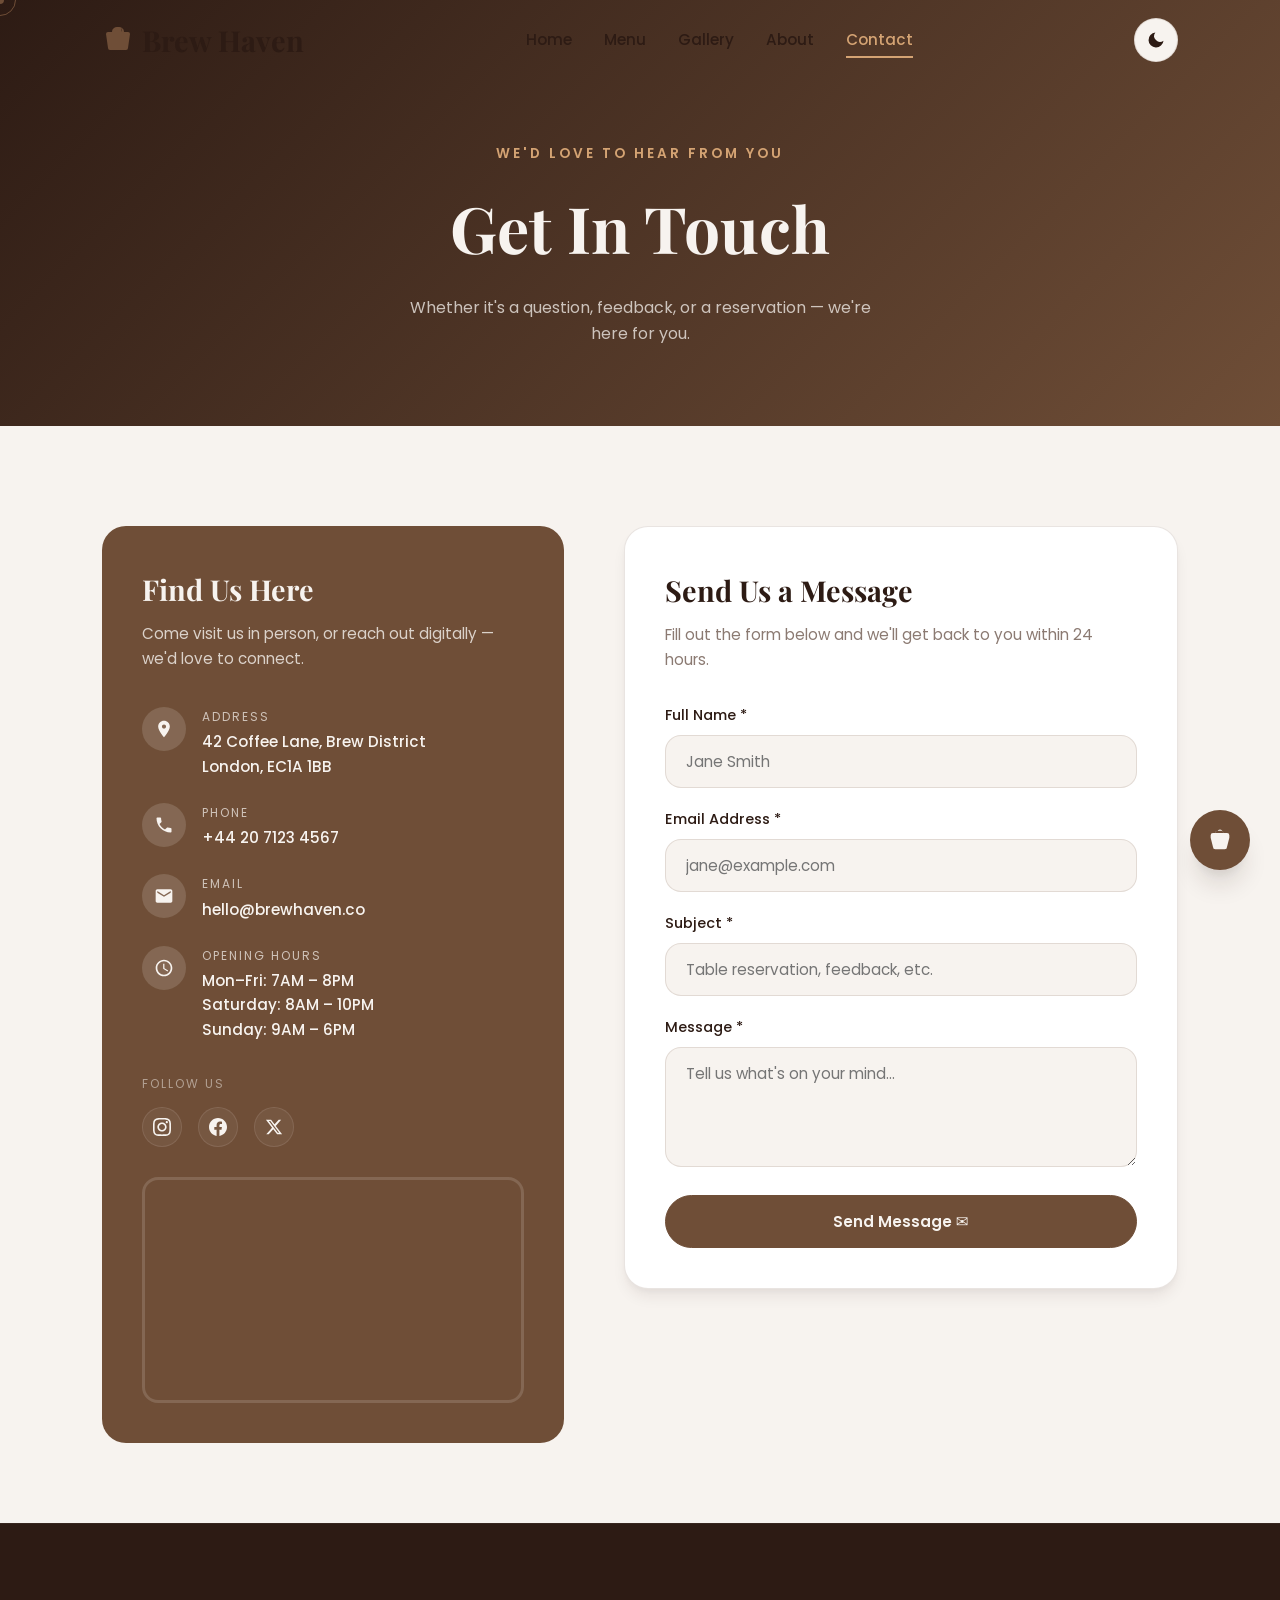
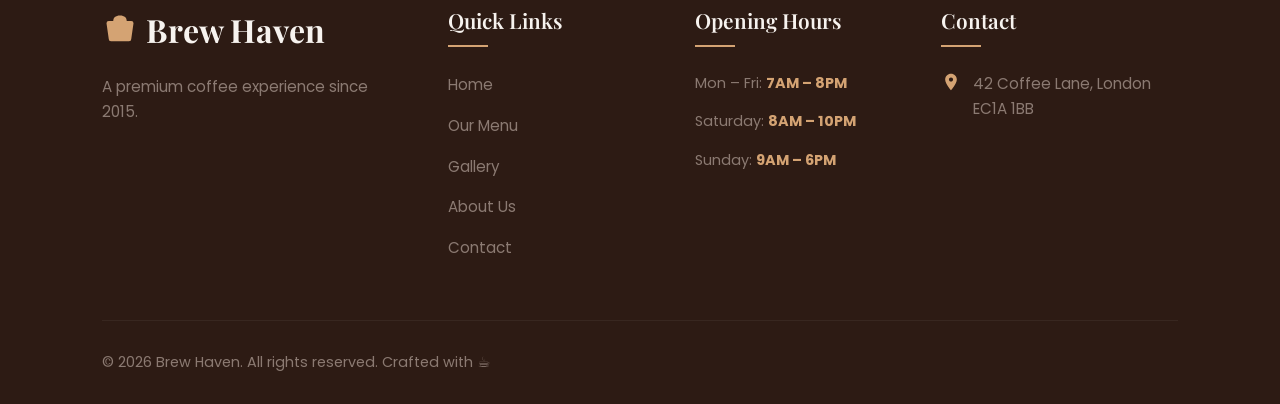
<file: contact.html>
<!DOCTYPE html>
<html lang="en" data-theme="light">
<head>
  <meta charset="UTF-8" />
  <meta name="viewport" content="width=device-width, initial-scale=1.0" />
  <title>Contact Us — Brew Haven Coffee Shop</title>
  <meta name="description" content="Get in touch with Brew Haven. Make a reservation, ask a question, or just say hello. Find us at 42 Coffee Lane, London, or call +44 20 7123 4567." />

  <link rel="preconnect" href="https://fonts.googleapis.com" />
  <link rel="preconnect" href="https://fonts.gstatic.com" crossorigin />
  <link rel="stylesheet" href="css/style.css" />
  <link rel="stylesheet" href="css/animations.css" />
  <link rel="stylesheet" href="css/responsive.css" />

  <style>
    .contact-hero {
      background: linear-gradient(135deg, var(--color-dark) 0%, var(--color-primary) 100%);
      padding: 140px 8% 80px;
      text-align: center;
    }
    .contact-hero-title {
      font-family: var(--font-heading);
      font-size: clamp(2.5rem, 5vw, 4rem);
      color: var(--color-cream);
      margin-bottom: 16px;
    }
    .contact-hero-subtitle {
      color: rgba(247,243,239,0.75);
      max-width: 500px;
      margin: 0 auto;
    }
    .form-submit-success {
      display: none;
      background-color: rgba(46, 125, 50, 0.1);
      border: 1px solid #2e7d32;
      color: #1b5e20;
      padding: 16px 20px;
      border-radius: var(--radius-md);
      font-size: 0.95rem;
      margin-top: 20px;
    }
    [data-theme="dark"] .form-submit-success {
      background-color: rgba(46, 125, 50, 0.2);
      color: #a5d6a7;
    }
  </style>
  <!-- PWA Manifest & Meta -->
  <link rel="manifest" href="/manifest.json" />
  <meta name="theme-color" content="#6F4E37" media="(prefers-color-scheme: light)" />
  <meta name="theme-color" content="#2D1B14" media="(prefers-color-scheme: dark)" />
  <meta name="mobile-web-app-capable" content="yes" />
  <meta name="apple-mobile-web-app-capable" content="yes" />
  <meta name="apple-mobile-web-app-status-bar-style" content="black-translucent" />
  <meta name="apple-mobile-web-app-title" content="Brew Haven" />
  <link rel="apple-touch-icon" href="/images/icons/icon-192.jpg" />
  <link rel="apple-touch-startup-image" href="/images/icons/icon-512.jpg" />
</head>
<body>

  <div class="cursor-dot" aria-hidden="true"></div>
  <div class="cursor-circle" aria-hidden="true"></div>

  <div class="preloader" aria-hidden="true">
    <div class="coffee-loader">
      <svg class="preloader-cup" viewBox="0 0 100 100">
        <path d="M15 35 L20 85 Q20 90 50 90 Q80 90 80 85 L85 35 Z" stroke="none" fill="rgba(212,163,115,0.15)"/>
        <path class="cup-liquid" d="M22 65 L78 65 L76 84 Q75 88 50 88 Q25 88 24 84 Z" stroke="none"/>
        <path d="M15 35 L20 85 Q20 90 50 90 Q80 90 80 85 L85 35 Z"/>
        <path d="M15 35 L85 35"/>
        <path d="M80 50 Q95 50 95 65 Q95 80 80 80" fill="none" stroke-width="4"/>
      </svg>
    </div>
    <p class="preloader-text">Brew Haven</p>
    <p class="preloader-subtitle">Contact Us</p>
  </div>

  <div class="scroll-progress-container" aria-hidden="true">
    <div class="scroll-progress-bar"></div>
  </div>

  <header class="header" role="banner">
    <a href="index.html" class="logo">
      <svg class="logo-icon" viewBox="0 0 32 32" aria-hidden="true">
        <path d="M4 10h24l-2 14a2 2 0 0 1-2 2H8a2 2 0 0 1-2-2L4 10zM4 10a2 2 0 0 1 2-2h20a2 2 0 0 1 2 2M22 8c0-3-2-5-6-5s-6 2-6 5M19 4s1 2 0 4M13 4s-1 2 0 4"/>
      </svg>
      Brew Haven
    </a>
    <nav aria-label="Main navigation">
      <ul class="nav-list" id="navList">
        <li><a href="index.html" class="nav-link">Home</a></li>
        <li><a href="menu.html" class="nav-link">Menu</a></li>
        <li><a href="gallery.html" class="nav-link">Gallery</a></li>
        <li><a href="about.html" class="nav-link">About</a></li>
        <li><a href="contact.html" class="nav-link">Contact</a></li>
      </ul>
    </nav>
    <div class="nav-actions">
      <button class="theme-toggle-btn" id="themeToggle" aria-label="Toggle dark mode">
        <svg class="theme-icon" viewBox="0 0 24 24"><path d="M21 12.79A9 9 0 1 1 11.21 3 7 7 0 0 0 21 12.79z"/></svg>
      </button>
      <button class="menu-toggle" id="menuToggle" aria-label="Toggle mobile menu" aria-expanded="false">
        <span></span><span></span><span></span>
      </button>
    </div>
  </header>

  <!-- Contact Hero -->
  <div class="contact-hero">
    <span class="section-badge">We'd Love to Hear From You</span>
    <h1 class="contact-hero-title">Get In Touch</h1>
    <p class="contact-hero-subtitle">Whether it's a question, feedback, or a reservation — we're here for you.</p>
  </div>

  <!-- Contact Section -->
  <section class="section" id="contact" aria-label="Contact information and form">
    <div class="contact-container">

      <!-- Info Panel -->
      <div class="contact-info-card reveal from-left">
        <h2 class="contact-info-title">Find Us Here</h2>
        <p class="contact-info-subtitle">Come visit us in person, or reach out digitally — we'd love to connect.</p>

        <div class="contact-detail-item">
          <div class="contact-detail-icon-wrap">
            <svg viewBox="0 0 24 24"><path d="M12 2C8.13 2 5 5.13 5 9c0 5.25 7 13 7 13s7-7.75 7-13c0-3.87-3.13-7-7-7zm0 9.5c-1.38 0-2.5-1.12-2.5-2.5s1.12-2.5 2.5-2.5 2.5 1.12 2.5 2.5-1.12 2.5-2.5 2.5z"/></svg>
          </div>
          <div>
            <div class="contact-detail-label">Address</div>
            <div class="contact-detail-value">42 Coffee Lane, Brew District<br/>London, EC1A 1BB</div>
          </div>
        </div>

        <div class="contact-detail-item">
          <div class="contact-detail-icon-wrap">
            <svg viewBox="0 0 24 24"><path d="M6.62 10.79c1.44 2.83 3.76 5.14 6.59 6.59l2.2-2.2c.27-.27.67-.36 1.02-.24 1.12.37 2.33.57 3.57.57.55 0 1 .45 1 1V20c0 .55-.45 1-1 1-9.39 0-17-7.61-17-17 0-.55.45-1 1-1h3.5c.55 0 1 .45 1 1 0 1.25.2 2.45.57 3.57.11.35.03.74-.25 1.02L6.62 10.79z"/></svg>
          </div>
          <div>
            <div class="contact-detail-label">Phone</div>
            <div class="contact-detail-value">+44 20 7123 4567</div>
          </div>
        </div>

        <div class="contact-detail-item">
          <div class="contact-detail-icon-wrap">
            <svg viewBox="0 0 24 24"><path d="M20 4H4c-1.1 0-1.99.9-1.99 2L2 18c0 1.1.9 2 2 2h16c1.1 0 2-.9 2-2V6c0-1.1-.9-2-2-2zm0 4l-8 5-8-5V6l8 5 8-5v2z"/></svg>
          </div>
          <div>
            <div class="contact-detail-label">Email</div>
            <div class="contact-detail-value">hello@brewhaven.co</div>
          </div>
        </div>

        <div class="contact-detail-item">
          <div class="contact-detail-icon-wrap">
            <svg viewBox="0 0 24 24"><path d="M11.99 2C6.47 2 2 6.48 2 12s4.47 10 9.99 10C17.52 22 22 17.52 22 12S17.52 2 11.99 2zM12 20c-4.42 0-8-3.58-8-8s3.58-8 8-8 8 3.58 8 8-3.58 8-8 8zm.5-13H11v6l5.25 3.15.75-1.23-4.5-2.67V7z"/></svg>
          </div>
          <div>
            <div class="contact-detail-label">Opening Hours</div>
            <div class="contact-detail-value">
              Mon–Fri: 7AM – 8PM<br/>
              Saturday: 8AM – 10PM<br/>
              Sunday: 9AM – 6PM
            </div>
          </div>
        </div>

        <!-- Social Media -->
        <div style="margin-top: 32px;">
          <div class="contact-detail-label" style="margin-bottom: 14px; color: rgba(247,243,239,0.7);">Follow Us</div>
          <div class="social-links">
            <a href="#" class="social-btn" aria-label="Instagram">
              <svg viewBox="0 0 24 24"><path d="M12 2.163c3.204 0 3.584.012 4.85.07 3.252.148 4.771 1.691 4.919 4.919.058 1.265.069 1.645.069 4.849 0 3.205-.012 3.584-.069 4.849-.149 3.225-1.664 4.771-4.919 4.919-1.266.058-1.644.07-4.85.07-3.204 0-3.584-.012-4.849-.07-3.26-.149-4.771-1.699-4.919-4.92-.058-1.265-.07-1.644-.07-4.849 0-3.204.013-3.583.07-4.849.149-3.227 1.664-4.771 4.919-4.919 1.266-.057 1.645-.069 4.849-.069zm0-2.163c-3.259 0-3.667.014-4.947.072-4.358.2-6.78 2.618-6.98 6.98-.059 1.281-.073 1.689-.073 4.948 0 3.259.014 3.668.072 4.948.2 4.358 2.618 6.78 6.98 6.98 1.281.058 1.689.072 4.948.072 3.259 0 3.668-.014 4.948-.072 4.354-.2 6.782-2.618 6.979-6.98.059-1.28.073-1.689.073-4.948 0-3.259-.014-3.667-.072-4.947-.196-4.354-2.617-6.78-6.979-6.98-1.281-.059-1.69-.073-4.949-.073zm0 5.838c-3.403 0-6.162 2.759-6.162 6.162s2.759 6.163 6.162 6.163 6.162-2.759 6.162-6.163c0-3.403-2.759-6.162-6.162-6.162zm0 10.162c-2.209 0-4-1.79-4-4 0-2.209 1.791-4 4-4s4 1.791 4 4c0 2.21-1.791 4-4 4zm6.406-11.845c-.796 0-1.441.645-1.441 1.44s.645 1.44 1.441 1.44c.795 0 1.439-.645 1.439-1.44s-.644-1.44-1.439-1.44z"/></svg>
            </a>
            <a href="#" class="social-btn" aria-label="Facebook">
              <svg viewBox="0 0 24 24"><path d="M24 12.073c0-6.627-5.373-12-12-12s-12 5.373-12 12c0 5.99 4.388 10.954 10.125 11.854v-8.385H7.078v-3.47h3.047V9.43c0-3.007 1.792-4.669 4.533-4.669 1.312 0 2.686.235 2.686.235v2.953H15.83c-1.491 0-1.956.925-1.956 1.874v2.25h3.328l-.532 3.47h-2.796v8.385C19.612 23.027 24 18.062 24 12.073z"/></svg>
            </a>
            <a href="#" class="social-btn" aria-label="Twitter / X">
              <svg viewBox="0 0 24 24"><path d="M18.244 2.25h3.308l-7.227 8.26 8.502 11.24H16.17l-5.214-6.817L4.99 21.75H1.68l7.73-8.835L1.254 2.25H8.08l4.713 6.231zm-1.161 17.52h1.833L7.084 4.126H5.117z"/></svg>
            </a>
          </div>
        </div>

        <!-- Google Maps Embed -->
        <div class="map-embed">
          <iframe
            src="https://www.google.com/maps/embed?pb=!1m18!1m12!1m3!1d2482.4498286673!2d-0.10175!3d51.52233!2m3!1f0!2f0!3f0!3m2!1i1024!2i768!4f13.1!3m3!1m2!1s0x48761cab53f14d6b%3A0x3c07c4a47d82fe29!2sClerkenwell%2C%20London%2C%20UK!5e0!3m2!1sen!2suk!4v1700000000000!5m2!1sen!2suk"
            allowfullscreen=""
            loading="lazy"
            referrerpolicy="no-referrer-when-downgrade"
            title="Brew Haven location on Google Maps"
            aria-label="Map showing Brew Haven coffee shop location in London"
          ></iframe>
        </div>
      </div>

      <!-- Contact Form -->
      <div class="contact-form-card reveal from-right">
        <h2 class="contact-form-title">Send Us a Message</h2>
        <p class="contact-form-subtitle">Fill out the form below and we'll get back to you within 24 hours.</p>

        <form id="contactForm" novalidate>
          <div class="form-group">
            <label for="contactName" class="form-label">Full Name *</label>
            <input
              type="text"
              id="contactName"
              class="form-control"
              placeholder="Jane Smith"
              required
              autocomplete="name"
              minlength="2"
            />
          </div>

          <div class="form-group">
            <label for="contactEmail" class="form-label">Email Address *</label>
            <input
              type="email"
              id="contactEmail"
              class="form-control"
              placeholder="jane@example.com"
              required
              autocomplete="email"
            />
          </div>

          <div class="form-group">
            <label for="contactSubject" class="form-label">Subject *</label>
            <input
              type="text"
              id="contactSubject"
              class="form-control"
              placeholder="Table reservation, feedback, etc."
              required
              minlength="3"
            />
          </div>

          <div class="form-group">
            <label for="contactMessage" class="form-label">Message *</label>
            <textarea
              id="contactMessage"
              class="form-control"
              placeholder="Tell us what's on your mind..."
              required
              minlength="10"
            ></textarea>
          </div>

          <button type="submit" class="btn btn-primary" style="width:100%; margin-top:8px;" id="submitContactBtn">
            Send Message ✉️
          </button>
          <div class="form-submit-success" id="contactSuccess" role="alert" aria-live="polite">
            ✅ Thank you! Your message has been sent. We'll be in touch soon.
          </div>
        </form>
      </div>

    </div>
  </section>

  <!-- Footer -->
  <footer class="footer" role="contentinfo">
    <div class="footer-grid">
      <div class="footer-col-about">
        <div class="footer-logo">
          <svg class="footer-logo-icon" viewBox="0 0 32 32" aria-hidden="true"><path d="M4 10h24l-2 14a2 2 0 0 1-2 2H8a2 2 0 0 1-2-2L4 10zM4 10a2 2 0 0 1 2-2h20a2 2 0 0 1 2 2M22 8c0-3-2-5-6-5s-6 2-6 5"/></svg>
          Brew Haven
        </div>
        <p>A premium coffee experience since 2015.</p>
      </div>
      <div class="footer-col-links">
        <h3 class="footer-col-title">Quick Links</h3>
        <ul class="footer-links">
          <li><a href="index.html" class="footer-link">Home</a></li>
          <li><a href="menu.html" class="footer-link">Our Menu</a></li>
          <li><a href="gallery.html" class="footer-link">Gallery</a></li>
          <li><a href="about.html" class="footer-link">About Us</a></li>
          <li><a href="contact.html" class="footer-link">Contact</a></li>
        </ul>
      </div>
      <div class="footer-col-hours">
        <h3 class="footer-col-title">Opening Hours</h3>
        <ul class="footer-links">
          <li style="color: var(--text-muted); font-size:0.9rem;">Mon – Fri: <strong style="color: var(--color-accent);">7AM – 8PM</strong></li>
          <li style="color: var(--text-muted); font-size:0.9rem;">Saturday: <strong style="color: var(--color-accent);">8AM – 10PM</strong></li>
          <li style="color: var(--text-muted); font-size:0.9rem;">Sunday: <strong style="color: var(--color-accent);">9AM – 6PM</strong></li>
        </ul>
      </div>
      <div class="footer-col-contact">
        <h3 class="footer-col-title">Contact</h3>
        <div class="footer-contact-item">
          <svg class="footer-contact-icon" viewBox="0 0 24 24"><path d="M12 2C8.13 2 5 5.13 5 9c0 5.25 7 13 7 13s7-7.75 7-13c0-3.87-3.13-7-7-7zm0 9.5c-1.38 0-2.5-1.12-2.5-2.5s1.12-2.5 2.5-2.5 2.5 1.12 2.5 2.5-1.12 2.5-2.5 2.5z"/></svg>
          <span>42 Coffee Lane, London EC1A 1BB</span>
        </div>
      </div>
    </div>
    <div class="footer-bottom">
      <p>&copy; 2026 Brew Haven. All rights reserved. Crafted with ☕</p>
    </div>
  </footer>

  <button class="floating-order-btn" id="floatingOrderBtn" aria-label="Make a reservation">
    <svg viewBox="0 0 24 24"><path d="M4 10h16l-2 8a2 2 0 01-2 2H8a2 2 0 01-2-2l-2-8zm16 0V8a2 2 0 00-2-2H6a2 2 0 00-2 2v2m6-6s1-1 2-1 2 1 2 1M9 4s-1 1-1 2m6-2s1 1 1 2"/></svg>
  </button>
  <button class="back-to-top" id="backToTop" aria-label="Back to top">
    <svg viewBox="0 0 24 24"><path d="M12 4l8 8h-6v8h-4v-8H4l8-8z"/></svg>
  </button>

  <dialog id="orderDialog" closedby="any" aria-labelledby="orderDialogTitle">
    <div class="dialog-header">
      <h2 class="dialog-title" id="orderDialogTitle">Reserve a Table ☕</h2>
      <button class="dialog-close-btn" aria-label="Close dialog">✕</button>
    </div>
    <form id="orderForm" novalidate>
      <div class="form-group">
        <label for="orderName" class="form-label">Your Name</label>
        <input type="text" id="orderName" class="form-control" placeholder="Jane Smith" required autocomplete="name"/>
      </div>
      <div class="form-group">
        <label for="orderEmail" class="form-label">Email Address</label>
        <input type="email" id="orderEmail" class="form-control" placeholder="jane@example.com" required autocomplete="email"/>
      </div>
      <div class="form-group">
        <label for="orderDate" class="form-label">Preferred Date & Time</label>
        <input type="datetime-local" id="orderDate" class="form-control" required/>
      </div>
      <div class="form-group">
        <label for="orderGuests" class="form-label">Number of Guests</label>
        <input type="number" id="orderGuests" class="form-control" placeholder="2" min="1" max="20" required/>
      </div>
      <button type="submit" class="btn btn-primary" style="width:100%; margin-top:8px;" id="reserveBtn">Confirm Reservation</button>
    </form>
  </dialog>


  <!-- Bottom Floating Navigation (Mobile only) -->
  <nav class="bottom-nav" aria-label="Mobile bottom navigation">
    <a href="index.html" class="bottom-nav-item" id="bnHome" aria-label="Home">
      <svg viewBox="0 0 24 24"><path d="M10 20v-6h4v6h5v-8h3L12 3 2 12h3v8z"/></svg>
      <span class="bottom-nav-label">Home</span>
    </a>
    <a href="menu.html" class="bottom-nav-item" id="bnMenu" aria-label="Menu">
      <svg viewBox="0 0 24 24"><path d="M3 6h18M3 12h18M3 18h18" stroke="currentColor" stroke-width="2" stroke-linecap="round" fill="none"/></svg>
      <span class="bottom-nav-label">Menu</span>
    </a>
    <a href="gallery.html" class="bottom-nav-item" id="bnGallery" aria-label="Gallery">
      <svg viewBox="0 0 24 24"><path d="M21 19V5a2 2 0 0 0-2-2H5a2 2 0 0 0-2 2v14a2 2 0 0 0 2 2h14a2 2 0 0 0 2-2zM8.5 13.5l2.5 3 3.5-4.5 4.5 6H5l3.5-4.5z"/></svg>
      <span class="bottom-nav-label">Gallery</span>
    </a>
    <a href="about.html" class="bottom-nav-item" id="bnAbout" aria-label="About">
      <svg viewBox="0 0 24 24"><path d="M12 12c2.7 0 4-1.3 4-4s-1.3-4-4-4-4 1.3-4 4 1.3 4 4 4zm0 2c-2.7 0-8 1.3-8 4v2h16v-2c0-2.7-5.3-4-8-4z"/></svg>
      <span class="bottom-nav-label">About</span>
    </a>
    <a href="contact.html" class="bottom-nav-item active" id="bnContact"  aria-label="Contact">
      <svg viewBox="0 0 24 24"><path d="M20 4H4c-1.1 0-2 .9-2 2v12c0 1.1.9 2 2 2h16c1.1 0 2-.9 2-2V6c0-1.1-.9-2-2-2zm0 4l-8 5-8-5V6l8 5 8-5v2z"/></svg>
      <span class="bottom-nav-label">Contact</span>
    </a>
  </nav>

  <script src="js/main.js"></script>
  <script>
    // Contact Form Submit Handler
    document.getElementById('contactForm')?.addEventListener('submit', function(e) {
      e.preventDefault();
      const successEl = document.getElementById('contactSuccess');
      if (successEl) {
        successEl.style.display = 'block';
        this.reset();
        successEl.scrollIntoView({ behavior: 'smooth', block: 'center' });
      }
    });
  </script>
</body>
</html>
</file>
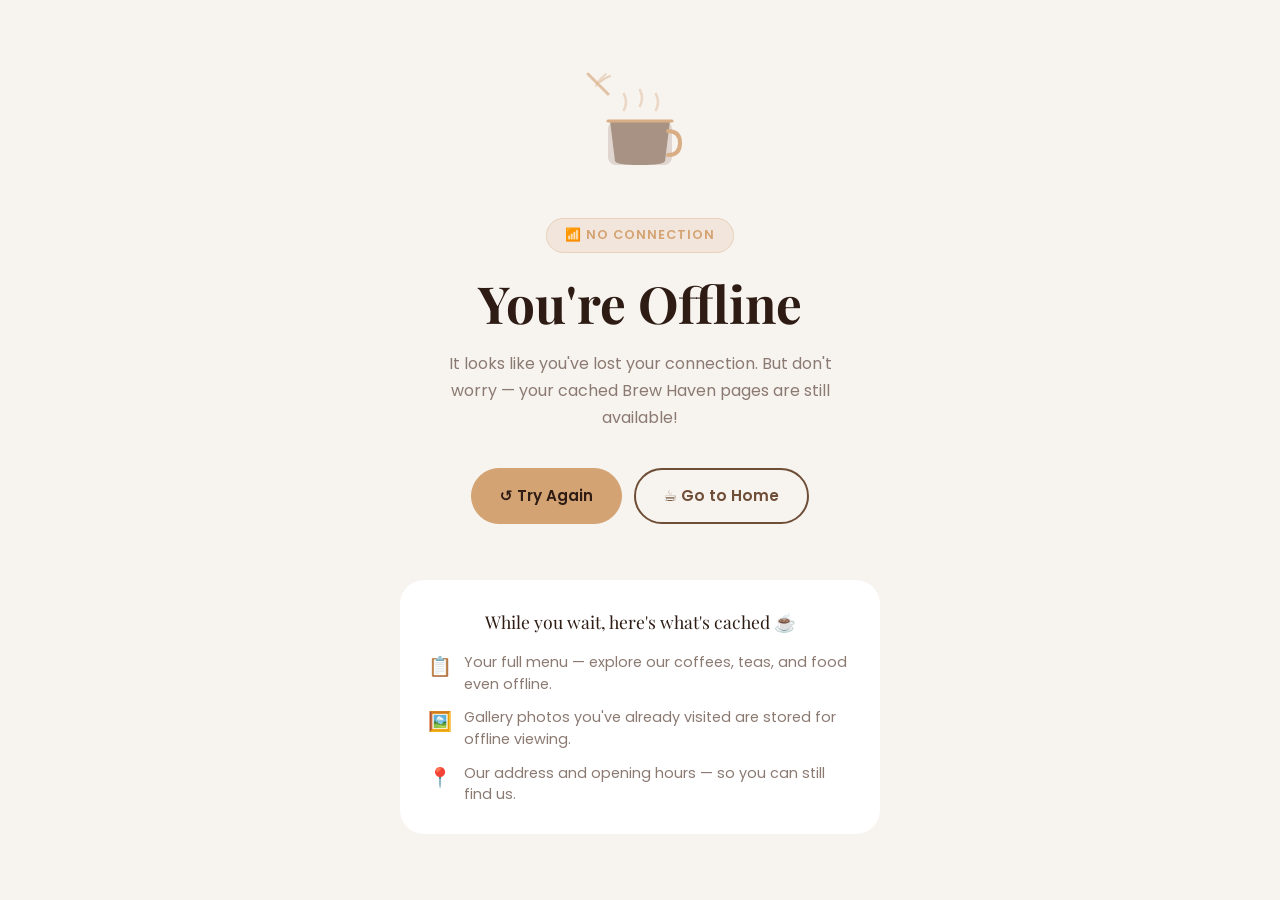
<file: offline.html>
<!DOCTYPE html>
<html lang="en" data-theme="light">
<head>
  <meta charset="UTF-8" />
  <meta name="viewport" content="width=device-width, initial-scale=1.0" />
  <title>You're Offline — Brew Haven</title>
  <meta name="description" content="It looks like you're offline. Reconnect to enjoy the full Brew Haven experience." />
  <link rel="preconnect" href="https://fonts.googleapis.com" />
  <link rel="preconnect" href="https://fonts.gstatic.com" crossorigin />
  <link rel="stylesheet" href="css/style.css" />
  <style>
    body {
      min-height: 100vh;
      display: flex;
      flex-direction: column;
      align-items: center;
      justify-content: center;
      text-align: center;
      padding: 40px 24px;
      background: var(--bg-primary);
    }

    .offline-icon {
      width: 120px;
      height: 120px;
      margin: 0 auto 32px;
      opacity: 0.85;
      animation: float 3s ease-in-out infinite;
    }

    .offline-badge {
      display: inline-block;
      background: rgba(212, 163, 115, 0.15);
      color: var(--color-accent);
      border: 1px solid rgba(212, 163, 115, 0.3);
      border-radius: var(--radius-full);
      padding: 6px 18px;
      font-size: 0.8rem;
      font-weight: 600;
      letter-spacing: 0.08em;
      text-transform: uppercase;
      margin-bottom: 20px;
    }

    .offline-title {
      font-family: var(--font-heading);
      font-size: clamp(2rem, 5vw, 3.2rem);
      color: var(--text-primary);
      margin-bottom: 16px;
      line-height: 1.2;
    }

    .offline-subtitle {
      color: var(--text-muted);
      font-size: 1rem;
      max-width: 400px;
      margin: 0 auto 36px;
      line-height: 1.7;
    }

    .offline-actions {
      display: flex;
      gap: 12px;
      flex-wrap: wrap;
      justify-content: center;
    }

    .offline-tips {
      margin-top: 56px;
      padding: 28px;
      background: var(--bg-secondary);
      border-radius: var(--radius-lg);
      max-width: 480px;
      width: 100%;
    }

    .offline-tips-title {
      font-family: var(--font-heading);
      font-size: 1.1rem;
      color: var(--text-primary);
      margin-bottom: 16px;
    }

    .offline-tip-item {
      display: flex;
      align-items: flex-start;
      gap: 12px;
      margin-bottom: 12px;
      text-align: left;
      color: var(--text-muted);
      font-size: 0.9rem;
      line-height: 1.5;
    }

    .offline-tip-item:last-child {
      margin-bottom: 0;
    }

    .tip-icon {
      font-size: 1.2rem;
      flex-shrink: 0;
      margin-top: 1px;
    }

    @keyframes float {
      0%, 100% { transform: translateY(0); }
      50% { transform: translateY(-12px); }
    }
  </style>
</head>
<body>

  <svg class="offline-icon" viewBox="0 0 120 120" xmlns="http://www.w3.org/2000/svg">
    <!-- Coffee cup -->
    <rect x="28" y="55" width="64" height="44" rx="8" fill="#6F4E37" opacity="0.2"/>
    <path d="M30 55 L35 95 Q36 99 60 99 Q84 99 85 95 L90 55 Z" fill="#6F4E37" opacity="0.6"/>
    <path d="M28 55 L92 55" stroke="#D4A373" stroke-width="3" fill="none" stroke-linecap="round"/>
    <path d="M88 65 Q100 65 100 77 Q100 89 88 89" stroke="#D4A373" stroke-width="4" fill="none" stroke-linecap="round"/>
    <!-- Steam wisps (muted) -->
    <path d="M44 44 Q48 36 44 28" stroke="#D4A373" stroke-width="2.5" fill="none" stroke-linecap="round" opacity="0.4"/>
    <path d="M60 40 Q64 32 60 24" stroke="#D4A373" stroke-width="2.5" fill="none" stroke-linecap="round" opacity="0.4"/>
    <path d="M76 44 Q80 36 76 28" stroke="#D4A373" stroke-width="2.5" fill="none" stroke-linecap="round" opacity="0.4"/>
    <!-- No WiFi symbol -->
    <line x1="8" y1="8" x2="28" y2="28" stroke="#D4A373" stroke-width="3" stroke-linecap="round" opacity="0.7"/>
    <path d="M20 16 Q24 12 30 10" stroke="#D4A373" stroke-width="2" fill="none" stroke-linecap="round" opacity="0.5"/>
    <path d="M16 20 Q18 14 26 8" stroke="#D4A373" stroke-width="2" fill="none" stroke-linecap="round" opacity="0.4"/>
  </svg>

  <span class="offline-badge">📶 No Connection</span>
  <h1 class="offline-title">You're Offline</h1>
  <p class="offline-subtitle">
    It looks like you've lost your connection. But don't worry — your cached Brew Haven pages are still available!
  </p>

  <div class="offline-actions">
    <button onclick="window.location.reload()" class="btn btn-accent" id="retryBtn">
      ↺ Try Again
    </button>
    <a href="/index.html" class="btn btn-outline" id="homeBtn">
      ☕ Go to Home
    </a>
  </div>

  <div class="offline-tips">
    <p class="offline-tips-title">While you wait, here's what's cached ☕</p>
    <div class="offline-tip-item">
      <span class="tip-icon">📋</span>
      <span>Your full menu — explore our coffees, teas, and food even offline.</span>
    </div>
    <div class="offline-tip-item">
      <span class="tip-icon">🖼️</span>
      <span>Gallery photos you've already visited are stored for offline viewing.</span>
    </div>
    <div class="offline-tip-item">
      <span class="tip-icon">📍</span>
      <span>Our address and opening hours — so you can still find us.</span>
    </div>
  </div>

  <script>
    // Auto-retry when connection returns
    window.addEventListener('online', () => {
      window.location.reload();
    });
  </script>

</body>
</html>
</file>
<file: css/style.css>
@import url('https://fonts.googleapis.com/css2?family=Playfair+Display:ital,wght@0,400..900;1,400..900&family=Poppins:ital,wght@0,300;0,400;0,500;0,600;0,700;1,400&display=swap');

/* ==========================================
   CSS VARIABLES & DESIGN TOKENS
   ========================================== */
:root {
  /* Color Palette (Light Theme Default) */
  --color-primary: #6F4E37;    /* Dark Brown Coffee */
  --color-dark: #2D1B14;       /* Deep Espresso */
  --color-cream: #F7F3EF;      /* Soft Milk Cream */
  --color-accent: #D4A373;     /* Warm Latte Beige */
  --color-white: #FFFFFF;      /* Pure White */
  
  /* Semantic Mappings */
  --bg-primary: var(--color-cream);
  --bg-secondary: var(--color-white);
  --bg-card: var(--color-white);
  --text-primary: var(--color-dark);
  --text-secondary: var(--color-primary);
  --text-muted: #8B7A72;
  --accent: var(--color-accent);
  --accent-hover: #C59262;
  --border-color: rgba(111, 78, 55, 0.15);
  --shadow-sm: 0 4px 6px -1px rgba(45, 27, 20, 0.05), 0 2px 4px -1px rgba(45, 27, 20, 0.03);
  --shadow-md: 0 10px 15px -3px rgba(45, 27, 20, 0.08), 0 4px 6px -2px rgba(45, 27, 20, 0.04);
  --shadow-lg: 0 20px 25px -5px rgba(45, 27, 20, 0.12), 0 10px 10px -5px rgba(45, 27, 20, 0.06);
  --shadow-accent: 0 10px 20px -5px rgba(212, 163, 115, 0.4);
  
  /* Fonts */
  --font-heading: 'Playfair Display', Georgia, serif;
  --font-body: 'Poppins', system-ui, -apple-system, sans-serif;
  
  /* Transitions */
  --transition-fast: 0.2s cubic-bezier(0.4, 0, 0.2, 1);
  --transition-normal: 0.3s cubic-bezier(0.4, 0, 0.2, 1);
  --transition-slow: 0.5s cubic-bezier(0.4, 0, 0.2, 1);
  
  /* Border Radius */
  --radius-sm: 8px;
  --radius-md: 16px;
  --radius-lg: 24px;
  --radius-full: 9999px;
  
  /* Header Height */
  --header-height: 80px;
}

/* Dark Theme Variables */
[data-theme="dark"] {
  --bg-primary: #1F140E;
  --bg-secondary: #2D1B14;
  --bg-card: #281812;
  --text-primary: #F7F3EF;
  --text-secondary: #D4A373;
  --text-muted: #A39188;
  --accent: #E2B78D;
  --accent-hover: #F2C89E;
  --border-color: rgba(247, 243, 239, 0.1);
  --shadow-sm: 0 4px 6px -1px rgba(0, 0, 0, 0.2);
  --shadow-md: 0 10px 15px -3px rgba(0, 0, 0, 0.3);
  --shadow-lg: 0 20px 25px -5px rgba(0, 0, 0, 0.4);
  --shadow-accent: 0 10px 20px -5px rgba(226, 183, 141, 0.15);
}

/* ==========================================
   BASE & RESET STYLES
   ========================================== */
*, *::before, *::after {
  box-sizing: border-box;
  margin: 0;
  padding: 0;
}

html {
  scroll-behavior: smooth;
  font-size: 16px;
  -webkit-font-smoothing: antialiased;
}

body {
  font-family: var(--font-body);
  background-color: var(--bg-primary);
  color: var(--text-primary);
  line-height: 1.6;
  overflow-x: hidden;
  transition: background-color var(--transition-normal), color var(--transition-normal);
}

/* Hide standard cursor if hover supported (custom cursor enabled) */
@media (hover: hover) and (pointer: fine) {
  body.custom-cursor-active {
    cursor: none;
  }
  body.custom-cursor-active a,
  body.custom-cursor-active button,
  body.custom-cursor-active input,
  body.custom-cursor-active select,
  body.custom-cursor-active textarea,
  body.custom-cursor-active [role="button"] {
    cursor: none;
  }
}

img {
  max-width: 100%;
  height: auto;
  display: block;
}

a {
  color: inherit;
  text-decoration: none;
  transition: color var(--transition-fast);
}

button {
  font-family: inherit;
  cursor: pointer;
  border: none;
  background: none;
  outline: none;
}

ul {
  list-style: none;
}

/* Custom Scrollbar */
::-webkit-scrollbar {
  width: 10px;
}
::-webkit-scrollbar-track {
  background: var(--bg-primary);
}
::-webkit-scrollbar-thumb {
  background: var(--color-primary);
  border-radius: var(--radius-full);
  border: 2px solid var(--bg-primary);
}
::-webkit-scrollbar-thumb:hover {
  background: var(--accent);
}

/* ==========================================
   CUSTOM CURSOR (Desktop only)
   ========================================== */
.cursor-dot, .cursor-circle {
  position: fixed;
  top: 0;
  left: 0;
  transform: translate(-50%, -50%);
  pointer-events: none;
  z-index: 9999;
  border-radius: 50%;
  opacity: 0;
  transition: opacity 0.3s ease, transform 0.15s ease, background-color var(--transition-fast), border-color var(--transition-fast);
  display: none;
}

@media (hover: hover) and (pointer: fine) {
  .cursor-dot {
    display: block;
    width: 8px;
    height: 8px;
    background-color: var(--color-primary);
  }
  .cursor-circle {
    display: block;
    width: 32px;
    height: 32px;
    border: 1.5px solid var(--color-primary);
  }
  
  body.custom-cursor-active .cursor-dot,
  body.custom-cursor-active .cursor-circle {
    opacity: 1;
  }
  
  .cursor-hover .cursor-dot {
    background-color: var(--accent);
    transform: translate(-50%, -50%) scale(1.5);
  }
  .cursor-hover .cursor-circle {
    border-color: var(--accent);
    transform: translate(-50%, -50%) scale(1.5);
    background-color: rgba(212, 163, 115, 0.1);
  }
}

/* ==========================================
   LOADING SCREEN (PRELOADER)
   ========================================== */
.preloader {
  position: fixed;
  top: 0;
  left: 0;
  width: 100vw;
  height: 100vh;
  background-color: var(--color-dark);
  z-index: 10000;
  display: flex;
  flex-direction: column;
  align-items: center;
  justify-content: center;
  transition: opacity 0.5s ease, visibility 0.5s ease;
}

.preloader.hidden {
  opacity: 0;
  visibility: hidden;
}

.coffee-loader {
  position: relative;
  width: 120px;
  height: 120px;
  display: flex;
  align-items: center;
  justify-content: center;
}

/* Beautiful animated coffee cup SVG in preloader */
.preloader-cup {
  width: 80px;
  height: 80px;
  fill: none;
  stroke: var(--color-cream);
  stroke-width: 4;
  stroke-linecap: round;
}

.cup-liquid {
  fill: var(--color-accent);
  transform-origin: bottom center;
  animation: fill-liquid 2s ease-in-out infinite alternate;
}

.preloader-text {
  font-family: var(--font-heading);
  color: var(--color-cream);
  font-size: 1.8rem;
  margin-top: 20px;
  letter-spacing: 2px;
  font-weight: 600;
}

.preloader-subtitle {
  font-family: var(--font-body);
  color: var(--color-accent);
  font-size: 0.9rem;
  margin-top: 5px;
  letter-spacing: 4px;
  text-transform: uppercase;
}

/* ==========================================
   SCROLL PROGRESS BAR
   ========================================== */
.scroll-progress-container {
  position: fixed;
  top: 0;
  left: 0;
  width: 100%;
  height: 4px;
  z-index: 999;
  background: transparent;
}

.scroll-progress-bar {
  height: 100%;
  width: 0%;
  background: linear-gradient(90deg, var(--color-primary), var(--accent));
  transition: width 0.1s ease-out;
}

/* ==========================================
   NAVIGATION HEADER
   ========================================== */
.header {
  position: fixed;
  top: 0;
  left: 0;
  width: 100%;
  height: var(--header-height);
  display: flex;
  align-items: center;
  justify-content: space-between;
  padding: 0 8%;
  z-index: 900;
  transition: background-color var(--transition-normal), box-shadow var(--transition-normal), height var(--transition-normal);
}

/* Sticky Class */
.header.sticky {
  height: 70px;
  background-color: rgba(255, 255, 255, 0.95);
  backdrop-filter: blur(10px);
  box-shadow: var(--shadow-md);
  border-bottom: 1px solid var(--border-color);
}

body[data-theme="dark"] .header.sticky {
  background-color: rgba(31, 20, 14, 0.95);
}
body:not([data-theme="dark"]) .header.sticky {
  background-color: rgba(255, 255, 255, 0.95);
}

.logo {
  font-family: var(--font-heading);
  font-size: 1.8rem;
  font-weight: 700;
  color: var(--text-primary);
  display: flex;
  align-items: center;
  gap: 8px;
}

.logo-icon {
  width: 32px;
  height: 32px;
  fill: var(--color-primary);
  transition: fill var(--transition-normal);
}
[data-theme="dark"] .logo-icon {
  fill: var(--accent);
}

.nav-list {
  display: flex;
  align-items: center;
  gap: 32px;
}

.nav-link {
  font-weight: 500;
  font-size: 0.95rem;
  position: relative;
  padding: 8px 0;
  color: var(--text-primary);
}

.nav-link::after {
  content: '';
  position: absolute;
  bottom: 0;
  left: 0;
  width: 0;
  height: 2px;
  background-color: var(--accent);
  transition: width var(--transition-normal);
}

.nav-link:hover, .nav-link.active {
  color: var(--accent);
}

.nav-link:hover::after, .nav-link.active::after {
  width: 100%;
}

.nav-actions {
  display: flex;
  align-items: center;
  gap: 20px;
}

/* Theme Toggle Button */
.theme-toggle-btn {
  width: 44px;
  height: 44px;
  border-radius: 50%;
  background-color: var(--bg-primary);
  border: 1px solid var(--border-color);
  display: flex;
  align-items: center;
  justify-content: center;
  transition: background-color var(--transition-fast), border-color var(--transition-fast), transform var(--transition-fast);
}

.theme-toggle-btn:hover {
  transform: scale(1.05);
  border-color: var(--accent);
  background-color: var(--bg-secondary);
}

.theme-icon {
  width: 20px;
  height: 20px;
  fill: var(--text-primary);
  transition: transform 0.5s ease;
}

[data-theme="dark"] .theme-icon {
  transform: rotate(360deg);
}

/* Menu Toggle (Hamburger) */
.menu-toggle {
  display: none;
  flex-direction: column;
  justify-content: space-between;
  width: 30px;
  height: 20px;
  z-index: 1001;
}

.menu-toggle span {
  display: block;
  height: 2px;
  width: 100%;
  background-color: var(--text-primary);
  border-radius: var(--radius-full);
  transition: transform var(--transition-normal), opacity var(--transition-normal), background-color var(--transition-normal);
}

/* ==========================================
   UI UTILITY COMPONENTS & BUTTONS
   ========================================== */
.section {
  padding: 100px 8% 80px;
}

.section-header {
  text-align: center;
  max-width: 600px;
  margin: 0 auto 60px;
}

.section-badge {
  font-size: 0.85rem;
  font-weight: 600;
  text-transform: uppercase;
  letter-spacing: 3px;
  color: var(--accent);
  margin-bottom: 12px;
  display: inline-block;
}

.section-title {
  font-family: var(--font-heading);
  font-size: 2.8rem;
  font-weight: 700;
  color: var(--text-primary);
  line-height: 1.2;
}

.section-subtitle {
  font-size: 1rem;
  color: var(--text-muted);
  margin-top: 15px;
}

/* Buttons */
.btn {
  display: inline-flex;
  align-items: center;
  justify-content: center;
  padding: 14px 28px;
  font-weight: 600;
  font-size: 0.95rem;
  border-radius: var(--radius-full);
  transition: background-color var(--transition-fast), color var(--transition-fast), border-color var(--transition-fast), transform var(--transition-fast), box-shadow var(--transition-fast);
}

.btn-primary {
  background-color: var(--color-primary);
  color: var(--color-cream);
  border: 1px solid var(--color-primary);
}

.btn-primary:hover {
  background-color: var(--color-dark);
  border-color: var(--color-dark);
  transform: translateY(-2px);
  box-shadow: var(--shadow-md);
}

.btn-accent {
  background-color: var(--accent);
  color: var(--color-dark);
  border: 1px solid var(--accent);
}

.btn-accent:hover {
  background-color: var(--accent-hover);
  border-color: var(--accent-hover);
  transform: translateY(-2px);
  box-shadow: var(--shadow-accent);
}

.btn-outline {
  border: 2px solid var(--color-primary);
  color: var(--color-primary);
  background-color: transparent;
}
[data-theme="dark"] .btn-outline {
  border-color: var(--accent);
  color: var(--accent);
}

.btn-outline:hover {
  background-color: var(--color-primary);
  color: var(--color-cream);
  transform: translateY(-2px);
}
[data-theme="dark"] .btn-outline:hover {
  background-color: var(--accent);
  color: var(--color-dark);
}

/* ==========================================
   FLOATING ORDER NOW BUTTON & DIALOG
   ========================================== */
.floating-order-btn {
  position: fixed;
  bottom: 30px;
  right: 30px;
  z-index: 850;
  background-color: var(--color-primary);
  color: var(--color-cream);
  width: 60px;
  height: 60px;
  border-radius: 50%;
  display: flex;
  align-items: center;
  justify-content: center;
  box-shadow: var(--shadow-lg), 0 0 0 0 rgba(111, 78, 55, 0.4);
  animation: pulse-order 2s infinite;
  transition: transform var(--transition-fast), background-color var(--transition-fast);
}

.floating-order-btn:hover {
  transform: scale(1.1) rotate(15deg);
  background-color: var(--color-dark);
}

.floating-order-btn svg {
  width: 28px;
  height: 28px;
  fill: currentColor;
}

/* Dialog Container Styles */
dialog {
  border: none;
  border-radius: var(--radius-lg);
  padding: 40px;
  max-width: 500px;
  width: 90%;
  margin: auto;
  background-color: var(--bg-secondary);
  box-shadow: var(--shadow-lg);
  color: var(--text-primary);
}

dialog::backdrop {
  background-color: rgba(45, 27, 20, 0.6);
  backdrop-filter: blur(8px);
}

/* Native dialog transition support styling */
dialog[open] {
  opacity: 1;
  transform: scale(1);
  @starting-style {
    opacity: 0;
    transform: scale(0.9);
  }
}

dialog {
  opacity: 0;
  transform: scale(0.9);
  transition: opacity 0.3s allow-discrete, transform 0.3s allow-discrete, display 0.3s allow-discrete, overlay 0.3s allow-discrete;
}

.dialog-header {
  display: flex;
  justify-content: space-between;
  align-items: center;
  margin-bottom: 24px;
}

.dialog-title {
  font-family: var(--font-heading);
  font-size: 1.8rem;
  font-weight: 700;
  color: var(--color-primary);
}
[data-theme="dark"] .dialog-title {
  color: var(--accent);
}

.dialog-close-btn {
  width: 32px;
  height: 32px;
  border-radius: 50%;
  background-color: var(--bg-primary);
  display: flex;
  align-items: center;
  justify-content: center;
  color: var(--text-primary);
  font-weight: bold;
  border: 1px solid var(--border-color);
  transition: background-color var(--transition-fast);
}

.dialog-close-btn:hover {
  background-color: var(--accent);
  color: var(--color-dark);
}

/* Form Styles */
.form-group {
  margin-bottom: 20px;
  display: flex;
  flex-direction: column;
  gap: 8px;
}

.form-label {
  font-size: 0.9rem;
  font-weight: 500;
  color: var(--text-primary);
}

.form-control {
  width: 100%;
  padding: 14px 20px;
  border-radius: var(--radius-md);
  border: 1px solid var(--border-color);
  background-color: var(--bg-primary);
  color: var(--text-primary);
  font-family: inherit;
  font-size: 0.95rem;
  outline: none;
  transition: border-color var(--transition-fast), box-shadow var(--transition-fast);
}

.form-control:focus {
  border-color: var(--color-primary);
  box-shadow: 0 0 0 3px rgba(111, 78, 55, 0.15);
}
[data-theme="dark"] .form-control:focus {
  border-color: var(--accent);
  box-shadow: 0 0 0 3px rgba(212, 163, 115, 0.2);
}

textarea.form-control {
  min-height: 120px;
  resize: vertical;
}

/* Native HTML Input Validation styling */
.form-control:user-valid {
  border-color: #2e7d32;
}
.form-control:user-invalid {
  border-color: #d32f2f;
  box-shadow: 0 0 0 3px rgba(211, 47, 47, 0.1);
}

/* ==========================================
   BACK TO TOP BUTTON
   ========================================== */
.back-to-top {
  position: fixed;
  bottom: 105px;
  right: 30px;
  z-index: 840;
  background-color: var(--bg-secondary);
  color: var(--text-primary);
  border: 2px solid var(--border-color);
  width: 50px;
  height: 50px;
  border-radius: 50%;
  display: flex;
  align-items: center;
  justify-content: center;
  box-shadow: var(--shadow-md);
  transition: background-color var(--transition-fast), border-color var(--transition-fast), color var(--transition-fast), transform var(--transition-fast), opacity 0.3s ease, visibility 0.3s ease;
  visibility: hidden;
  opacity: 0;
  transform: translateY(20px);
}

.back-to-top.visible {
  visibility: visible;
  opacity: 1;
  transform: translateY(0);
}

.back-to-top:hover {
  background-color: var(--accent);
  border-color: var(--accent);
  color: var(--color-dark);
  transform: translateY(-3px);
}

.back-to-top svg {
  width: 20px;
  height: 20px;
  fill: currentColor;
}

/* ==========================================
   FOOTER SECTION
   ========================================== */
.footer {
  background-color: var(--color-dark);
  color: var(--color-cream);
  padding: 80px 8% 30px;
  border-top: 1px solid rgba(247, 243, 239, 0.05);
}

.footer-grid {
  display: grid;
  grid-template-columns: 1.5fr 1fr 1fr 1.2fr;
  gap: 50px;
  margin-bottom: 60px;
}

.footer-col-about .footer-logo {
  font-family: var(--font-heading);
  font-size: 2rem;
  font-weight: 700;
  color: var(--color-cream);
  margin-bottom: 20px;
  display: flex;
  align-items: center;
  gap: 8px;
}
.footer-logo-icon {
  width: 36px;
  height: 36px;
  fill: var(--color-accent);
}

.footer-col-about p {
  color: var(--text-muted);
  margin-bottom: 25px;
  max-width: 320px;
  font-size: 0.95rem;
}

.social-links {
  display: flex;
  gap: 16px;
}

.social-btn {
  width: 40px;
  height: 40px;
  border-radius: 50%;
  background-color: rgba(247, 243, 239, 0.05);
  display: flex;
  align-items: center;
  justify-content: center;
  color: var(--color-cream);
  border: 1px solid rgba(247, 243, 239, 0.1);
  transition: background-color var(--transition-fast), border-color var(--transition-fast), color var(--transition-fast);
}

.social-btn:hover {
  background-color: var(--color-accent);
  border-color: var(--color-accent);
  color: var(--color-dark);
}

.social-btn svg {
  width: 18px;
  height: 18px;
  fill: currentColor;
}

.footer-col-title {
  font-family: var(--font-heading);
  font-size: 1.3rem;
  font-weight: 600;
  color: var(--color-cream);
  margin-bottom: 25px;
  position: relative;
  padding-bottom: 10px;
}

.footer-col-title::after {
  content: '';
  position: absolute;
  bottom: 0;
  left: 0;
  width: 40px;
  height: 2px;
  background-color: var(--color-accent);
}

.footer-links {
  display: flex;
  flex-direction: column;
  gap: 15px;
}

.footer-link {
  font-size: 0.95rem;
  color: var(--text-muted);
}

.footer-link:hover {
  color: var(--color-accent);
  padding-left: 5px;
}

.footer-contact-item {
  display: flex;
  gap: 12px;
  margin-bottom: 15px;
  font-size: 0.95rem;
  color: var(--text-muted);
}

.footer-contact-icon {
  width: 20px;
  height: 20px;
  fill: var(--color-accent);
  flex-shrink: 0;
}

.footer-bottom {
  border-top: 1px solid rgba(247, 243, 239, 0.05);
  padding-top: 30px;
  display: flex;
  justify-content: space-between;
  align-items: center;
  font-size: 0.9rem;
  color: var(--text-muted);
}

/* ==========================================
   BOTTOM FLOATING NAV (Mobile only)
   ========================================== */

/* Hidden on desktop — enabled via responsive.css at ≤768px */
.bottom-nav {
  display: none;
  position: fixed;
  bottom: 20px;
  left: 50%;
  transform: translateX(-50%);
  z-index: 980;
  background-color: var(--color-dark);
  border-radius: var(--radius-full);
  padding: 10px 8px;
  gap: 4px;
  align-items: center;
  justify-content: space-around;
  box-shadow:
    0 8px 32px rgba(45, 27, 20, 0.45),
    0 0 0 1px rgba(212, 163, 115, 0.12);
  /* Glassmorphism effect */
  backdrop-filter: blur(16px);
  -webkit-backdrop-filter: blur(16px);
  /* Ensure the pill fits 5 items neatly */
  width: min(calc(100vw - 32px), 400px);
}

[data-theme="dark"] .bottom-nav {
  background-color: rgba(31, 20, 14, 0.92);
  box-shadow:
    0 8px 32px rgba(0, 0, 0, 0.6),
    0 0 0 1px rgba(212, 163, 115, 0.15);
}

.bottom-nav-item {
  display: flex;
  flex-direction: column;
  align-items: center;
  justify-content: center;
  gap: 3px;
  flex: 1;
  padding: 8px 4px 6px;
  border-radius: 999px;
  color: rgba(247, 243, 239, 0.55);
  transition:
    color var(--transition-fast),
    background-color var(--transition-fast),
    transform var(--transition-fast);
  text-decoration: none;
  position: relative;
}

.bottom-nav-item:hover {
  color: var(--color-accent);
  transform: translateY(-2px);
}

.bottom-nav-item.active {
  color: var(--color-dark);
  background-color: var(--color-accent);
  transform: translateY(-4px);
  box-shadow: 0 6px 16px rgba(212, 163, 115, 0.5);
}

.bottom-nav-item svg {
  width: 22px;
  height: 22px;
  fill: currentColor;
  transition: transform var(--transition-fast);
}

.bottom-nav-item:hover svg {
  transform: scale(1.1);
}

.bottom-nav-label {
  font-size: 0.6rem;
  font-weight: 600;
  text-transform: uppercase;
  letter-spacing: 0.04em;
  line-height: 1;
}

/* ==========================================
   ANIMATIONS KEYFRAMES
   ========================================== */
@keyframes fill-liquid {
  from { transform: scaleY(0.1); }
  to { transform: scaleY(0.95); }
}

@keyframes pulse-order {
  0% { box-shadow: 0 0 0 0 rgba(111, 78, 55, 0.6); }
  70% { box-shadow: 0 0 0 15px rgba(111, 78, 55, 0); }
  100% { box-shadow: 0 0 0 0 rgba(111, 78, 55, 0); }
}

/* ==========================================
   PWA — Install Banner
   ========================================== */

#pwa-install-banner {
  position: fixed;
  bottom: -130px; /* start off-screen */
  left: 50%;
  transform: translateX(-50%);
  z-index: 9999;
  display: flex;
  align-items: center;
  gap: 14px;
  background: var(--color-dark);
  border: 1px solid rgba(212, 163, 115, 0.25);
  border-radius: var(--radius-xl);
  padding: 14px 18px;
  box-shadow:
    0 12px 40px rgba(45, 27, 20, 0.6),
    0 0 0 1px rgba(212, 163, 115, 0.1);
  backdrop-filter: blur(16px);
  width: min(calc(100vw - 32px), 520px);
  transition: bottom 0.45s cubic-bezier(0.34, 1.56, 0.64, 1);
  will-change: bottom;
}

#pwa-install-banner.visible {
  bottom: 100px; /* sits above bottom nav on mobile */
}

.pwa-banner-icon img {
  width: 48px;
  height: 48px;
  border-radius: var(--radius-md);
  object-fit: cover;
  flex-shrink: 0;
}

.pwa-banner-text {
  flex: 1;
  display: flex;
  flex-direction: column;
  gap: 2px;
}

.pwa-banner-text strong {
  color: var(--color-cream);
  font-size: 0.9rem;
  font-weight: 600;
  line-height: 1.3;
}

.pwa-banner-text span {
  color: rgba(247, 243, 239, 0.6);
  font-size: 0.78rem;
  line-height: 1.4;
}

.pwa-banner-actions {
  display: flex;
  flex-direction: column;
  gap: 6px;
  flex-shrink: 0;
}

.pwa-install-btn {
  background: var(--color-accent);
  color: var(--color-dark);
  border: none;
  border-radius: var(--radius-full);
  padding: 7px 16px;
  font-size: 0.8rem;
  font-weight: 700;
  cursor: pointer;
  letter-spacing: 0.02em;
  transition: opacity var(--transition-fast), transform var(--transition-fast);
  white-space: nowrap;
}

.pwa-install-btn:hover {
  opacity: 0.88;
  transform: scale(1.03);
}

.pwa-dismiss-btn {
  background: transparent;
  color: rgba(247, 243, 239, 0.45);
  border: none;
  border-radius: var(--radius-full);
  padding: 6px;
  font-size: 0.75rem;
  cursor: pointer;
  text-align: center;
  transition: color var(--transition-fast);
  white-space: nowrap;
}

.pwa-dismiss-btn:hover {
  color: rgba(247, 243, 239, 0.8);
}

/* ==========================================
   PWA — Update Available Toast
   ========================================== */

#pwa-update-toast {
  position: fixed;
  top: 80px;
  right: -400px;
  z-index: 9999;
  display: flex;
  align-items: center;
  gap: 12px;
  background: var(--color-dark);
  border: 1px solid rgba(212, 163, 115, 0.3);
  border-radius: var(--radius-lg);
  padding: 14px 18px;
  box-shadow: 0 8px 32px rgba(45, 27, 20, 0.5);
  max-width: 340px;
  transition: right 0.4s cubic-bezier(0.34, 1.56, 0.64, 1);
}

#pwa-update-toast.visible {
  right: 20px;
}

#pwa-update-toast span {
  flex: 1;
  color: var(--color-cream);
  font-size: 0.85rem;
  line-height: 1.4;
}

#pwaUpdateBtn {
  background: var(--color-accent);
  color: var(--color-dark);
  border: none;
  border-radius: var(--radius-full);
  padding: 6px 14px;
  font-size: 0.78rem;
  font-weight: 700;
  cursor: pointer;
  white-space: nowrap;
  flex-shrink: 0;
  transition: opacity var(--transition-fast);
}

#pwaUpdateBtn:hover {
  opacity: 0.85;
}

#pwaToastDismiss {
  background: transparent;
  color: rgba(247, 243, 239, 0.45);
  border: none;
  cursor: pointer;
  font-size: 1rem;
  padding: 4px;
  line-height: 1;
  flex-shrink: 0;
  transition: color var(--transition-fast);
}

#pwaToastDismiss:hover {
  color: var(--color-cream);
}

/* ==========================================
   PWA — App Installed Confirmation Toast
   ========================================== */

#pwa-installed-toast {
  position: fixed;
  bottom: -80px;
  left: 50%;
  transform: translateX(-50%);
  z-index: 9999;
  background: var(--color-primary);
  color: var(--color-cream);
  border-radius: var(--radius-full);
  padding: 12px 24px;
  font-size: 0.88rem;
  font-weight: 500;
  box-shadow: 0 8px 24px rgba(111, 78, 55, 0.5);
  transition: bottom 0.4s cubic-bezier(0.34, 1.56, 0.64, 1);
  white-space: nowrap;
}

#pwa-installed-toast.visible {
  bottom: 110px;
}
</file>
<file: css/animations.css>
/* ==========================================
   ANIMATIONS & TRANSITIONS
   ========================================== */

/* ---- Scroll Reveal (Fallback Classes) ---- */
.reveal {
  opacity: 0;
  transform: translateY(40px);
  transition: opacity 0.7s ease, transform 0.7s ease;
}
.reveal.from-left {
  transform: translateX(-50px);
}
.reveal.from-right {
  transform: translateX(50px);
}
.reveal.scale-up {
  transform: scale(0.85);
}
.reveal.visible {
  opacity: 1;
  transform: none;
}

/* ---- Scroll-Driven Animations (Native CSS, progressive enhancement) ---- */
@supports ((animation-timeline: view()) and (animation-range: entry)) {
  .reveal {
    opacity: 1;
    transform: none;
    animation: reveal-entry linear both;
    animation-timeline: view();
    animation-range: entry 0% entry 30%;
  }
  .reveal.from-left {
    animation-name: reveal-from-left;
  }
  .reveal.from-right {
    animation-name: reveal-from-right;
  }
  .reveal.scale-up {
    animation-name: reveal-scale;
  }
}

@keyframes reveal-entry {
  from { opacity: 0; transform: translateY(40px); }
  to   { opacity: 1; transform: none; }
}
@keyframes reveal-from-left {
  from { opacity: 0; transform: translateX(-50px); }
  to   { opacity: 1; transform: none; }
}
@keyframes reveal-from-right {
  from { opacity: 0; transform: translateX(50px); }
  to   { opacity: 1; transform: none; }
}
@keyframes reveal-scale {
  from { opacity: 0; transform: scale(0.85); }
  to   { opacity: 1; transform: scale(1); }
}

/* ---- Hero Section ---- */
.hero {
  position: relative;
  height: 100vh;
  min-height: 680px;
  display: flex;
  align-items: center;
  justify-content: center;
  overflow: hidden;
  background-color: var(--color-dark);
}

.hero-bg {
  position: absolute;
  inset: 0;
  background-image: url('../images/hero/hero_background.jpg');
  background-size: cover;
  background-position: center;
  will-change: transform;
  transition: transform 0.05s linear;
}

.hero-overlay {
  position: absolute;
  inset: 0;
  background: linear-gradient(
    135deg,
    rgba(45, 27, 20, 0.8) 0%,
    rgba(45, 27, 20, 0.5) 50%,
    rgba(45, 27, 20, 0.7) 100%
  );
}

.hero-content {
  position: relative;
  z-index: 2;
  text-align: center;
  color: var(--color-cream);
  padding: 0 5%;
  max-width: 900px;
}

.hero-badge {
  display: inline-block;
  font-size: 0.8rem;
  letter-spacing: 5px;
  text-transform: uppercase;
  font-weight: 600;
  color: var(--color-accent);
  background-color: rgba(212, 163, 115, 0.15);
  border: 1px solid rgba(212, 163, 115, 0.3);
  padding: 8px 20px;
  border-radius: var(--radius-full);
  margin-bottom: 24px;
  animation: fadeInDown 1s ease both;
}

.hero-title {
  font-family: var(--font-heading);
  font-size: clamp(2.5rem, 7vw, 5.5rem);
  font-weight: 700;
  line-height: 1.1;
  margin-bottom: 20px;
  animation: fadeInUp 1s ease 0.2s both;
}

.hero-title span {
  color: var(--color-accent);
  font-style: italic;
}

.hero-subtitle {
  font-size: clamp(1rem, 2vw, 1.2rem);
  color: rgba(247, 243, 239, 0.8);
  margin-bottom: 40px;
  max-width: 550px;
  margin-left: auto;
  margin-right: auto;
  animation: fadeInUp 1s ease 0.4s both;
}

.hero-actions {
  display: flex;
  gap: 16px;
  justify-content: center;
  flex-wrap: wrap;
  animation: fadeInUp 1s ease 0.6s both;
}

.hero-scroll-hint {
  position: absolute;
  bottom: 32px;
  left: 50%;
  transform: translateX(-50%);
  display: flex;
  flex-direction: column;
  align-items: center;
  gap: 8px;
  color: rgba(247, 243, 239, 0.6);
  font-size: 0.75rem;
  letter-spacing: 2px;
  text-transform: uppercase;
  animation: fadeInUp 1s ease 1s both;
  z-index: 2;
}

.scroll-mouse {
  width: 24px;
  height: 38px;
  border: 2px solid rgba(247, 243, 239, 0.4);
  border-radius: 12px;
  position: relative;
}

.scroll-mouse::after {
  content: '';
  position: absolute;
  top: 6px;
  left: 50%;
  transform: translateX(-50%);
  width: 4px;
  height: 8px;
  background: var(--color-accent);
  border-radius: 2px;
  animation: scroll-wheel 1.5s ease infinite;
}

/* ---- Coffee Steam Animation (SVG based in hero) ---- */
.steam-container {
  position: absolute;
  bottom: 0;
  right: 5%;
  width: 280px;
  height: 340px;
  opacity: 0.15;
  pointer-events: none;
  z-index: 1;
}

.steam-path {
  stroke-dasharray: 200;
  stroke-dashoffset: 200;
  animation: draw-steam 3s ease-out infinite;
}

.steam-path:nth-child(2) {
  animation-delay: 0.5s;
}
.steam-path:nth-child(3) {
  animation-delay: 1s;
}

/* ---- Card Hover Effects ---- */
.drink-card {
  background-color: var(--bg-card);
  border-radius: var(--radius-lg);
  overflow: hidden;
  box-shadow: var(--shadow-sm);
  border: 1px solid var(--border-color);
  transition: transform var(--transition-normal), box-shadow var(--transition-normal);
  cursor: pointer;
}

.drink-card:hover {
  transform: translateY(-8px);
  box-shadow: var(--shadow-lg);
}

.drink-card-img {
  width: 100%;
  height: 220px;
  object-fit: cover;
  transition: transform var(--transition-slow);
}

.drink-card:hover .drink-card-img {
  transform: scale(1.08);
}

.drink-card-body {
  padding: 22px;
}

.drink-card-title {
  font-family: var(--font-heading);
  font-size: 1.3rem;
  font-weight: 600;
  color: var(--text-primary);
  margin-bottom: 6px;
}

.drink-card-desc {
  font-size: 0.9rem;
  color: var(--text-muted);
  margin-bottom: 14px;
}

.drink-card-meta {
  display: flex;
  justify-content: space-between;
  align-items: center;
}

.drink-price {
  font-weight: 700;
  font-size: 1.2rem;
  color: var(--color-primary);
}
[data-theme="dark"] .drink-price {
  color: var(--accent);
}

.stars {
  color: #F59E0B;
  font-size: 0.85rem;
  letter-spacing: 1px;
}

/* ---- About Section Preview ---- */
.about-preview {
  display: grid;
  grid-template-columns: 1fr 1fr;
  gap: 80px;
  align-items: center;
}

.about-img-wrapper {
  position: relative;
  border-radius: var(--radius-lg);
  overflow: hidden;
  box-shadow: var(--shadow-lg);
}

.about-img-wrapper img {
  width: 100%;
  height: 500px;
  object-fit: cover;
  transition: transform var(--transition-slow);
}

.about-img-wrapper:hover img {
  transform: scale(1.04);
}

.about-img-badge {
  position: absolute;
  bottom: 30px;
  left: 30px;
  background-color: var(--color-primary);
  color: var(--color-cream);
  padding: 20px 24px;
  border-radius: var(--radius-md);
  text-align: center;
  box-shadow: var(--shadow-md);
}

.about-img-badge-number {
  font-family: var(--font-heading);
  font-size: 2.5rem;
  font-weight: 700;
  line-height: 1;
}

.about-img-badge-text {
  font-size: 0.75rem;
  text-transform: uppercase;
  letter-spacing: 2px;
  opacity: 0.9;
}

.about-content {
  max-width: 520px;
}

.about-content blockquote {
  font-family: var(--font-heading);
  font-style: italic;
  font-size: 1.25rem;
  color: var(--color-primary);
  border-left: 4px solid var(--accent);
  padding-left: 20px;
  margin: 28px 0;
  line-height: 1.6;
}
[data-theme="dark"] .about-content blockquote {
  color: var(--accent);
}

/* ---- Why Choose Us Section ---- */
.features-grid {
  display: grid;
  grid-template-columns: repeat(5, 1fr);
  gap: 24px;
}

.feature-card {
  background-color: var(--bg-card);
  border-radius: var(--radius-md);
  padding: 32px 20px;
  text-align: center;
  border: 1px solid var(--border-color);
  box-shadow: var(--shadow-sm);
  transition: transform var(--transition-normal), box-shadow var(--transition-normal), border-color var(--transition-normal);
}

.feature-card:hover {
  transform: translateY(-6px);
  box-shadow: var(--shadow-md);
  border-color: var(--accent);
}

.feature-icon {
  font-size: 2.5rem;
  margin-bottom: 15px;
  display: block;
}

.feature-card-title {
  font-weight: 600;
  font-size: 0.95rem;
  color: var(--text-primary);
}

@media screen and (max-width: 1024px) {
  .features-grid {
    grid-template-columns: repeat(3, 1fr);
  }
}

@media screen and (max-width: 576px) {
  .features-grid {
    grid-template-columns: repeat(2, 1fr);
  }
}

/* ---- Testimonials Slider ---- */
.testimonials-section {
  background-color: var(--color-dark);
  position: relative;
  overflow: hidden;
}

.testimonials-section::before {
  content: '"';
  position: absolute;
  top: -20px;
  left: 5%;
  font-family: var(--font-heading);
  font-size: 20rem;
  color: rgba(212, 163, 115, 0.05);
  line-height: 1;
  pointer-events: none;
}

.testimonials-slider {
  max-width: 750px;
  margin: 0 auto;
  position: relative;
}

.testimonial-slide {
  display: none;
  text-align: center;
  animation: fadeIn 0.5s ease;
}

.testimonial-slide.active {
  display: block;
}

.testimonial-stars {
  color: #F59E0B;
  font-size: 1.4rem;
  margin-bottom: 20px;
  letter-spacing: 3px;
}

.testimonial-text {
  font-family: var(--font-heading);
  font-size: clamp(1.1rem, 2.5vw, 1.5rem);
  color: var(--color-cream);
  font-style: italic;
  line-height: 1.7;
  margin-bottom: 30px;
}

.testimonial-author {
  display: flex;
  flex-direction: column;
  align-items: center;
  gap: 8px;
}

.testimonial-author-img {
  width: 60px;
  height: 60px;
  border-radius: 50%;
  object-fit: cover;
  border: 3px solid var(--color-accent);
}

.testimonial-author-name {
  font-weight: 600;
  color: var(--color-cream);
  font-size: 1rem;
}

.testimonial-author-role {
  color: var(--color-accent);
  font-size: 0.85rem;
}

.testimonial-controls {
  display: flex;
  justify-content: center;
  align-items: center;
  gap: 16px;
  margin-top: 40px;
}

.testimonial-btn {
  width: 48px;
  height: 48px;
  border-radius: 50%;
  background-color: rgba(247, 243, 239, 0.1);
  border: 1px solid rgba(247, 243, 239, 0.2);
  color: var(--color-cream);
  display: flex;
  align-items: center;
  justify-content: center;
  font-size: 1.2rem;
  transition: background-color var(--transition-fast), border-color var(--transition-fast);
}

.testimonial-btn:hover {
  background-color: var(--color-accent);
  border-color: var(--color-accent);
  color: var(--color-dark);
}

.testimonial-dots {
  display: flex;
  gap: 8px;
}

.testimonial-dot {
  width: 8px;
  height: 8px;
  border-radius: 50%;
  background-color: rgba(247, 243, 239, 0.3);
  transition: background-color var(--transition-fast), transform var(--transition-fast);
  cursor: pointer;
}

.testimonial-dot.active {
  background-color: var(--color-accent);
  transform: scale(1.4);
}

/* ---- Gallery Preview Section ---- */
.gallery-preview-grid {
  display: grid;
  grid-template-columns: repeat(4, 1fr);
  gap: 16px;
}

.gallery-preview-item {
  position: relative;
  border-radius: var(--radius-md);
  overflow: hidden;
  aspect-ratio: 1;
  cursor: pointer;
}

.gallery-preview-item img {
  width: 100%;
  height: 100%;
  object-fit: cover;
  transition: transform var(--transition-slow);
}

.gallery-preview-item::after {
  content: '';
  position: absolute;
  inset: 0;
  background: rgba(45, 27, 20, 0);
  transition: background var(--transition-normal);
}

.gallery-preview-item:hover img {
  transform: scale(1.1);
}

.gallery-preview-item:hover::after {
  background: rgba(45, 27, 20, 0.4);
}

.gallery-preview-overlay {
  position: absolute;
  inset: 0;
  display: flex;
  align-items: center;
  justify-content: center;
  opacity: 0;
  transition: opacity var(--transition-normal);
  z-index: 1;
}

.gallery-preview-item:hover .gallery-preview-overlay {
  opacity: 1;
}

.gallery-preview-icon {
  width: 50px;
  height: 50px;
  border-radius: 50%;
  background-color: rgba(247, 243, 239, 0.9);
  display: flex;
  align-items: center;
  justify-content: center;
  transform: scale(0.8);
  transition: transform var(--transition-normal);
}

.gallery-preview-item:hover .gallery-preview-icon {
  transform: scale(1);
}

.gallery-preview-icon svg {
  width: 22px;
  height: 22px;
  fill: var(--color-dark);
}

@media screen and (max-width: 768px) {
  .gallery-preview-grid {
    grid-template-columns: repeat(2, 1fr);
  }
}

/* ---- Opening Hours Table ---- */
.hours-table-card {
  background-color: var(--bg-card);
  border-radius: var(--radius-lg);
  overflow: hidden;
  box-shadow: var(--shadow-md);
  border: 1px solid var(--border-color);
}

.hours-table-header {
  background-color: var(--color-primary);
  padding: 24px 30px;
  color: var(--color-cream);
  font-family: var(--font-heading);
  font-size: 1.4rem;
  font-weight: 600;
}

.hours-table {
  width: 100%;
  border-collapse: collapse;
}

.hours-table tr {
  border-bottom: 1px solid var(--border-color);
  transition: background-color var(--transition-fast);
}

.hours-table tr:last-child {
  border-bottom: none;
}

.hours-table tr:hover {
  background-color: rgba(212, 163, 115, 0.08);
}

.hours-table td {
  padding: 16px 30px;
  color: var(--text-primary);
  font-size: 0.95rem;
}

.hours-table td:last-child {
  text-align: right;
  font-weight: 600;
  color: var(--color-primary);
}
[data-theme="dark"] .hours-table td:last-child {
  color: var(--accent);
}

/* ---- Newsletter Section ---- */
.newsletter-section {
  background: linear-gradient(135deg, var(--color-primary) 0%, var(--color-dark) 100%);
  padding: 80px 8%;
  text-align: center;
}

.newsletter-title {
  font-family: var(--font-heading);
  font-size: 2.4rem;
  color: var(--color-cream);
  margin-bottom: 12px;
}

.newsletter-subtitle {
  color: rgba(247, 243, 239, 0.7);
  margin-bottom: 36px;
  font-size: 1rem;
}

.newsletter-form {
  display: flex;
  max-width: 500px;
  margin: 0 auto;
  gap: 0;
  border-radius: var(--radius-full);
  overflow: hidden;
  box-shadow: var(--shadow-lg);
}

.newsletter-input {
  flex: 1;
  padding: 16px 24px;
  border: none;
  outline: none;
  font-size: 0.95rem;
  font-family: inherit;
  background-color: rgba(247, 243, 239, 0.95);
  color: var(--color-dark);
}

.newsletter-input::placeholder {
  color: #8B7A72;
}

.newsletter-btn {
  padding: 16px 28px;
  background-color: var(--color-accent);
  color: var(--color-dark);
  font-weight: 600;
  font-size: 0.95rem;
  white-space: nowrap;
  transition: background-color var(--transition-fast);
}

.newsletter-btn:hover {
  background-color: var(--accent-hover);
}

/* ---- FAQ Accordion ---- */
.faq-list {
  max-width: 780px;
  margin: 0 auto;
  display: flex;
  flex-direction: column;
  gap: 12px;
}

.faq-item {
  background-color: var(--bg-card);
  border: 1px solid var(--border-color);
  border-radius: var(--radius-md);
  overflow: hidden;
  transition: box-shadow var(--transition-normal);
}

.faq-item:hover {
  box-shadow: var(--shadow-sm);
}

.faq-question {
  display: flex;
  justify-content: space-between;
  align-items: center;
  padding: 22px 28px;
  cursor: pointer;
  font-weight: 600;
  font-size: 1rem;
  color: var(--text-primary);
  transition: color var(--transition-fast);
}

.faq-question:hover, .faq-item.open .faq-question {
  color: var(--color-primary);
}
[data-theme="dark"] .faq-question:hover, [data-theme="dark"] .faq-item.open .faq-question {
  color: var(--accent);
}

.faq-icon {
  width: 24px;
  height: 24px;
  border: 1.5px solid var(--border-color);
  border-radius: 50%;
  display: flex;
  align-items: center;
  justify-content: center;
  font-size: 1.2rem;
  font-weight: 300;
  flex-shrink: 0;
  transition: transform var(--transition-normal), background-color var(--transition-fast), border-color var(--transition-fast);
}

.faq-item.open .faq-icon {
  transform: rotate(45deg);
  background-color: var(--color-primary);
  border-color: var(--color-primary);
  color: var(--color-cream);
}

.faq-answer {
  max-height: 0;
  overflow: hidden;
  transition: max-height 0.4s ease, padding 0.3s ease;
}

.faq-item.open .faq-answer {
  max-height: 300px;
}

.faq-answer-inner {
  padding: 0 28px 22px;
  color: var(--text-muted);
  font-size: 0.95rem;
  line-height: 1.7;
}

/* ---- Gallery Page - Masonry Grid ---- */
.gallery-masonry {
  columns: 4 250px;
  column-gap: 16px;
}

.gallery-masonry-item {
  break-inside: avoid;
  margin-bottom: 16px;
  border-radius: var(--radius-md);
  overflow: hidden;
  cursor: pointer;
  position: relative;
}

.gallery-masonry-item img {
  width: 100%;
  display: block;
  transition: transform var(--transition-slow);
}

.gallery-masonry-item::after {
  content: '';
  position: absolute;
  inset: 0;
  background: rgba(45, 27, 20, 0);
  transition: background var(--transition-normal);
}

.gallery-masonry-item:hover img {
  transform: scale(1.05);
}

.gallery-masonry-item:hover::after {
  background: rgba(45, 27, 20, 0.35);
}

/* ---- Gallery Lightbox ---- */
.lightbox-dialog {
  background: transparent;
  max-width: 95vw;
  width: 900px;
  border-radius: var(--radius-lg);
  overflow: visible;
  padding: 0;
}

.lightbox-dialog::backdrop {
  background-color: rgba(10, 5, 2, 0.92);
  backdrop-filter: blur(12px);
}

.lightbox-inner {
  position: relative;
  background: var(--color-dark);
  border-radius: var(--radius-lg);
  overflow: hidden;
}

.lightbox-img-wrap {
  width: 100%;
  max-height: 80vh;
  display: flex;
  align-items: center;
  justify-content: center;
  background: #0a0302;
}

.lightbox-img-wrap img {
  max-width: 100%;
  max-height: 80vh;
  object-fit: contain;
}

.lightbox-close {
  position: absolute;
  top: 16px;
  right: 16px;
  z-index: 10;
  width: 44px;
  height: 44px;
  border-radius: 50%;
  background: rgba(247, 243, 239, 0.1);
  color: var(--color-cream);
  font-size: 1.4rem;
  display: flex;
  align-items: center;
  justify-content: center;
  border: 1px solid rgba(247, 243, 239, 0.2);
  transition: background-color var(--transition-fast);
}

.lightbox-close:hover {
  background: rgba(247, 243, 239, 0.25);
}

.lightbox-prev, .lightbox-next {
  position: absolute;
  top: 50%;
  transform: translateY(-50%);
  z-index: 10;
  width: 52px;
  height: 52px;
  border-radius: 50%;
  background: rgba(247, 243, 239, 0.1);
  color: var(--color-cream);
  font-size: 1.5rem;
  display: flex;
  align-items: center;
  justify-content: center;
  border: 1px solid rgba(247, 243, 239, 0.2);
  transition: background-color var(--transition-fast);
}

.lightbox-prev { left: -26px; }
.lightbox-next { right: -26px; }

.lightbox-prev:hover, .lightbox-next:hover {
  background: var(--color-accent);
  border-color: var(--color-accent);
  color: var(--color-dark);
}

.lightbox-caption {
  padding: 16px 24px;
  color: rgba(247, 243, 239, 0.7);
  font-size: 0.9rem;
  text-align: center;
}

/* ---- About Page - Timeline ---- */
.timeline {
  position: relative;
  max-width: 900px;
  margin: 0 auto;
  padding: 40px 0;
}

.timeline::before {
  content: '';
  position: absolute;
  top: 0;
  bottom: 0;
  left: 50%;
  width: 2px;
  background: linear-gradient(to bottom, var(--accent), var(--color-primary), var(--accent));
  transform: translateX(-50%);
}

.timeline-item {
  position: relative;
  width: 45%;
  padding: 24px 30px;
  background-color: var(--bg-card);
  border-radius: var(--radius-lg);
  border: 1px solid var(--border-color);
  box-shadow: var(--shadow-sm);
  margin-bottom: 50px;
  transition: box-shadow var(--transition-normal), transform var(--transition-normal);
}

.timeline-item:hover {
  box-shadow: var(--shadow-md);
  transform: translateY(-4px);
}

.timeline-item:nth-child(odd) {
  left: 0;
  text-align: right;
}

.timeline-item:nth-child(even) {
  left: 55%;
  text-align: left;
}

.timeline-item::after {
  content: '';
  position: absolute;
  top: 28px;
  width: 16px;
  height: 16px;
  border-radius: 50%;
  background-color: var(--accent);
  border: 3px solid var(--color-primary);
  box-shadow: 0 0 0 4px rgba(212, 163, 115, 0.2);
}

.timeline-item:nth-child(odd)::after {
  right: -8%;
  transform: translateX(50%);
}

.timeline-item:nth-child(even)::after {
  left: -8%;
  transform: translateX(-50%);
}

.timeline-year {
  font-family: var(--font-heading);
  font-size: 2rem;
  font-weight: 700;
  color: var(--accent);
  margin-bottom: 8px;
}

.timeline-title {
  font-family: var(--font-heading);
  font-size: 1.2rem;
  font-weight: 600;
  color: var(--text-primary);
  margin-bottom: 8px;
}

.timeline-text {
  color: var(--text-muted);
  font-size: 0.9rem;
}

/* ---- Counters Section ---- */
.counters-grid {
  display: grid;
  grid-template-columns: repeat(4, 1fr);
  gap: 30px;
  text-align: center;
}

.counter-card {
  padding: 40px 20px;
  background-color: var(--bg-card);
  border-radius: var(--radius-lg);
  border: 1px solid var(--border-color);
  box-shadow: var(--shadow-sm);
}

.counter-number {
  font-family: var(--font-heading);
  font-size: 3.5rem;
  font-weight: 700;
  color: var(--color-primary);
  line-height: 1;
  margin-bottom: 8px;
}
[data-theme="dark"] .counter-number {
  color: var(--accent);
}

.counter-label {
  font-size: 0.9rem;
  color: var(--text-muted);
  text-transform: uppercase;
  letter-spacing: 2px;
}

/* ---- Team Section ---- */
.team-grid {
  display: grid;
  grid-template-columns: repeat(4, 1fr);
  gap: 30px;
}

.team-card {
  background-color: var(--bg-card);
  border-radius: var(--radius-lg);
  overflow: hidden;
  border: 1px solid var(--border-color);
  box-shadow: var(--shadow-sm);
  text-align: center;
  transition: transform var(--transition-normal), box-shadow var(--transition-normal);
}

.team-card:hover {
  transform: translateY(-8px);
  box-shadow: var(--shadow-lg);
}

.team-img {
  width: 100%;
  height: 260px;
  object-fit: cover;
  transition: transform var(--transition-slow);
}

.team-card:hover .team-img {
  transform: scale(1.05);
}

.team-body {
  padding: 24px 20px;
}

.team-name {
  font-family: var(--font-heading);
  font-size: 1.2rem;
  font-weight: 600;
  color: var(--text-primary);
  margin-bottom: 6px;
}

.team-role {
  font-size: 0.9rem;
  color: var(--accent);
  text-transform: uppercase;
  letter-spacing: 2px;
  font-weight: 600;
}

/* ---- Menu Page ---- */
.menu-filter-bar {
  display: flex;
  justify-content: center;
  flex-wrap: wrap;
  gap: 12px;
  margin-bottom: 50px;
}

.filter-btn {
  padding: 10px 24px;
  font-size: 0.9rem;
  font-weight: 600;
  border-radius: var(--radius-full);
  border: 2px solid var(--border-color);
  background-color: transparent;
  color: var(--text-muted);
  transition: all var(--transition-fast);
}

.filter-btn:hover {
  border-color: var(--color-primary);
  color: var(--color-primary);
}
[data-theme="dark"] .filter-btn:hover {
  border-color: var(--accent);
  color: var(--accent);
}

.filter-btn.active {
  background-color: var(--color-primary);
  border-color: var(--color-primary);
  color: var(--color-cream);
}

.menu-grid {
  display: grid;
  grid-template-columns: repeat(auto-fill, minmax(280px, 1fr));
  gap: 28px;
}

.menu-card {
  background-color: var(--bg-card);
  border-radius: var(--radius-lg);
  overflow: hidden;
  border: 1px solid var(--border-color);
  box-shadow: var(--shadow-sm);
  transition: transform var(--transition-normal), box-shadow var(--transition-normal), opacity 0.4s ease;
}

.menu-card:hover {
  transform: translateY(-6px);
  box-shadow: var(--shadow-md);
}

.menu-card.hidden {
  display: none;
}

.menu-card-img {
  width: 100%;
  height: 200px;
  object-fit: cover;
  transition: transform var(--transition-slow);
}

.menu-card:hover .menu-card-img {
  transform: scale(1.06);
}

.menu-img-wrap {
  overflow: hidden;
}

.menu-card-body {
  padding: 20px;
}

.menu-card-category {
  font-size: 0.75rem;
  text-transform: uppercase;
  letter-spacing: 2px;
  color: var(--accent);
  font-weight: 600;
  margin-bottom: 6px;
}

.menu-card-title {
  font-family: var(--font-heading);
  font-size: 1.2rem;
  font-weight: 600;
  color: var(--text-primary);
  margin-bottom: 6px;
}

.menu-card-desc {
  font-size: 0.88rem;
  color: var(--text-muted);
  margin-bottom: 16px;
}

.menu-card-footer {
  display: flex;
  justify-content: space-between;
  align-items: center;
}

.menu-price {
  font-weight: 700;
  font-size: 1.15rem;
  color: var(--color-primary);
}
[data-theme="dark"] .menu-price {
  color: var(--accent);
}

/* ---- Contact Page ---- */
.contact-container {
  display: grid;
  grid-template-columns: 1fr 1.2fr;
  gap: 60px;
  align-items: start;
}

.contact-info-card {
  background-color: var(--color-primary);
  color: var(--color-cream);
  border-radius: var(--radius-lg);
  padding: 40px;
}

.contact-info-title {
  font-family: var(--font-heading);
  font-size: 1.8rem;
  font-weight: 700;
  margin-bottom: 10px;
}

.contact-info-subtitle {
  opacity: 0.8;
  font-size: 0.95rem;
  margin-bottom: 36px;
}

.contact-detail-item {
  display: flex;
  gap: 16px;
  margin-bottom: 24px;
  align-items: flex-start;
}

.contact-detail-icon-wrap {
  width: 44px;
  height: 44px;
  border-radius: 50%;
  background-color: rgba(247, 243, 239, 0.15);
  display: flex;
  align-items: center;
  justify-content: center;
  flex-shrink: 0;
}

.contact-detail-icon-wrap svg {
  width: 20px;
  height: 20px;
  fill: var(--color-cream);
}

.contact-detail-label {
  font-size: 0.75rem;
  text-transform: uppercase;
  letter-spacing: 2px;
  opacity: 0.7;
  margin-bottom: 4px;
}

.contact-detail-value {
  font-size: 0.95rem;
  font-weight: 500;
}

.map-embed {
  border-radius: var(--radius-md);
  overflow: hidden;
  margin-top: 30px;
  border: 3px solid rgba(247, 243, 239, 0.15);
}

.map-embed iframe {
  width: 100%;
  height: 220px;
  border: none;
  display: block;
}

.contact-form-card {
  background-color: var(--bg-card);
  border-radius: var(--radius-lg);
  padding: 40px;
  border: 1px solid var(--border-color);
  box-shadow: var(--shadow-md);
}

.contact-form-title {
  font-family: var(--font-heading);
  font-size: 1.8rem;
  font-weight: 700;
  color: var(--text-primary);
  margin-bottom: 10px;
}

.contact-form-subtitle {
  color: var(--text-muted);
  font-size: 0.95rem;
  margin-bottom: 32px;
}

/* ==========================================
   ANIMATION KEYFRAMES
   ========================================== */
@keyframes fadeInDown {
  from { opacity: 0; transform: translateY(-30px); }
  to   { opacity: 1; transform: translateY(0); }
}

@keyframes fadeInUp {
  from { opacity: 0; transform: translateY(30px); }
  to   { opacity: 1; transform: translateY(0); }
}

@keyframes fadeIn {
  from { opacity: 0; }
  to   { opacity: 1; }
}

@keyframes scroll-wheel {
  0%   { opacity: 1; transform: translateX(-50%) translateY(0); }
  80%  { opacity: 0; }
  100% { opacity: 0; transform: translateX(-50%) translateY(12px); }
}

@keyframes draw-steam {
  from { stroke-dashoffset: 200; opacity: 0; }
  20%  { opacity: 1; }
  80%  { opacity: 0.5; }
  to   { stroke-dashoffset: 0; opacity: 0; }
}

/* Reduced Motion */
@media (prefers-reduced-motion: reduce) {
  *, *::before, *::after {
    animation-duration: 0.01ms !important;
    animation-iteration-count: 1 !important;
    transition-duration: 0.01ms !important;
  }
}
</file>
<file: css/responsive.css>
/* ==========================================
   RESPONSIVE DESIGN & MOBILE OVERRIDES
   ========================================== */

/* Large screens and Desktops (default is 1200px+) */

/* Tablets and iPads (max-width: 1024px) */
@media screen and (max-width: 1024px) {
  html {
    font-size: 15px;
  }
  
  .header {
    padding: 0 5%;
  }
  
  .section {
    padding: 80px 5% 60px;
  }
  
  /* Footer Grid Adjustments */
  .footer-grid {
    grid-template-columns: 1.5fr 1fr 1fr;
    gap: 30px;
  }
  
  .footer-col-about {
    grid-column: span 3;
    margin-bottom: 20px;
  }
  
  /* About Timeline Adjustments */
  .timeline::before {
    left: 20px;
  }
  
  .timeline-item {
    width: 100%;
    padding-left: 50px;
    padding-right: 0;
    text-align: left !important;
  }
  
  .timeline-item::after {
    left: 20px;
    transform: translate(-50%, -50%);
  }
  
  .timeline-item:nth-child(even) {
    left: 0;
  }
}

/* Small Tablets & Large Phones (max-width: 768px) */
@media screen and (max-width: 768px) {
  html {
    font-size: 14px;
  }
  
  /* Header & Navigation */
  .header {
    height: 70px;
  }

  /* Hide hamburger — bottom nav replaces it */
  .menu-toggle {
    display: none;
  }

  /* Hide the top nav list on mobile */
  .nav-list {
    display: none;
  }
  
  /* Bottom floating nav — visible on mobile only */
  .bottom-nav {
    display: flex;
  }

  /* Push page content up so bottom nav doesn't cover it */
  body {
    padding-bottom: 90px;
  }

  /* Reposition floating buttons above the bottom nav */
  .floating-order-btn {
    bottom: 90px;
    right: 16px;
    width: 50px;
    height: 50px;
  }

  .back-to-top {
    bottom: 150px;
    right: 16px;
    width: 44px;
    height: 44px;
  }

  /* Section Layouts */
  .section-title {
    font-size: 2.2rem;
  }
  
  /* Grid conversions to stack */
  .footer-grid {
    grid-template-columns: 1fr 1fr;
  }
  
  .footer-col-about {
    grid-column: span 2;
  }
  
  /* Contact Layout conversion */
  .contact-container {
    grid-template-columns: 1fr !important;
    gap: 40px;
  }
  
  /* Popups and floating buttons responsive placement */
  .floating-order-btn {
    bottom: 20px;
    right: 20px;
    width: 50px;
    height: 50px;
  }
  
  .back-to-top {
    bottom: 85px;
    right: 20px;
    width: 44px;
    height: 44px;
  }
  
  /* Custom Cursor disable for mobile */
  .cursor-dot, .cursor-circle {
    display: none !important;
  }
}

/* Extra Small Phones (max-width: 480px) */
@media screen and (max-width: 480px) {
  html {
    font-size: 13px;
  }
  
  .section-title {
    font-size: 1.8rem;
  }
  
  .footer-grid {
    grid-template-columns: 1fr;
    gap: 30px;
  }
  
  .footer-col-about {
    grid-column: span 1;
  }
  
  /* Buttons padding reduction */
  .btn {
    padding: 12px 24px;
    font-size: 0.9rem;
  }
  
  /* Form components spacing */
  dialog {
    padding: 25px;
  }
}

/* Utility Display/Flex helpers */
.grid-cols-4 {
  display: grid;
  grid-template-columns: repeat(4, 1fr);
  gap: 30px;
}

.grid-cols-3 {
  display: grid;
  grid-template-columns: repeat(3, 1fr);
  gap: 30px;
}

.grid-cols-2 {
  display: grid;
  grid-template-columns: repeat(2, 1fr);
  gap: 30px;
}

/* Grid layout Responsive Wrappers */
@media screen and (max-width: 1024px) {
  .grid-cols-4 {
    grid-template-columns: repeat(2, 1fr);
  }
  .grid-cols-3 {
    grid-template-columns: repeat(2, 1fr);
  }
}

@media screen and (max-width: 576px) {
  .grid-cols-4 {
    grid-template-columns: 1fr;
  }
  .grid-cols-3 {
    grid-template-columns: 1fr;
  }
  .grid-cols-2 {
    grid-template-columns: 1fr;
  }
}
</file>
